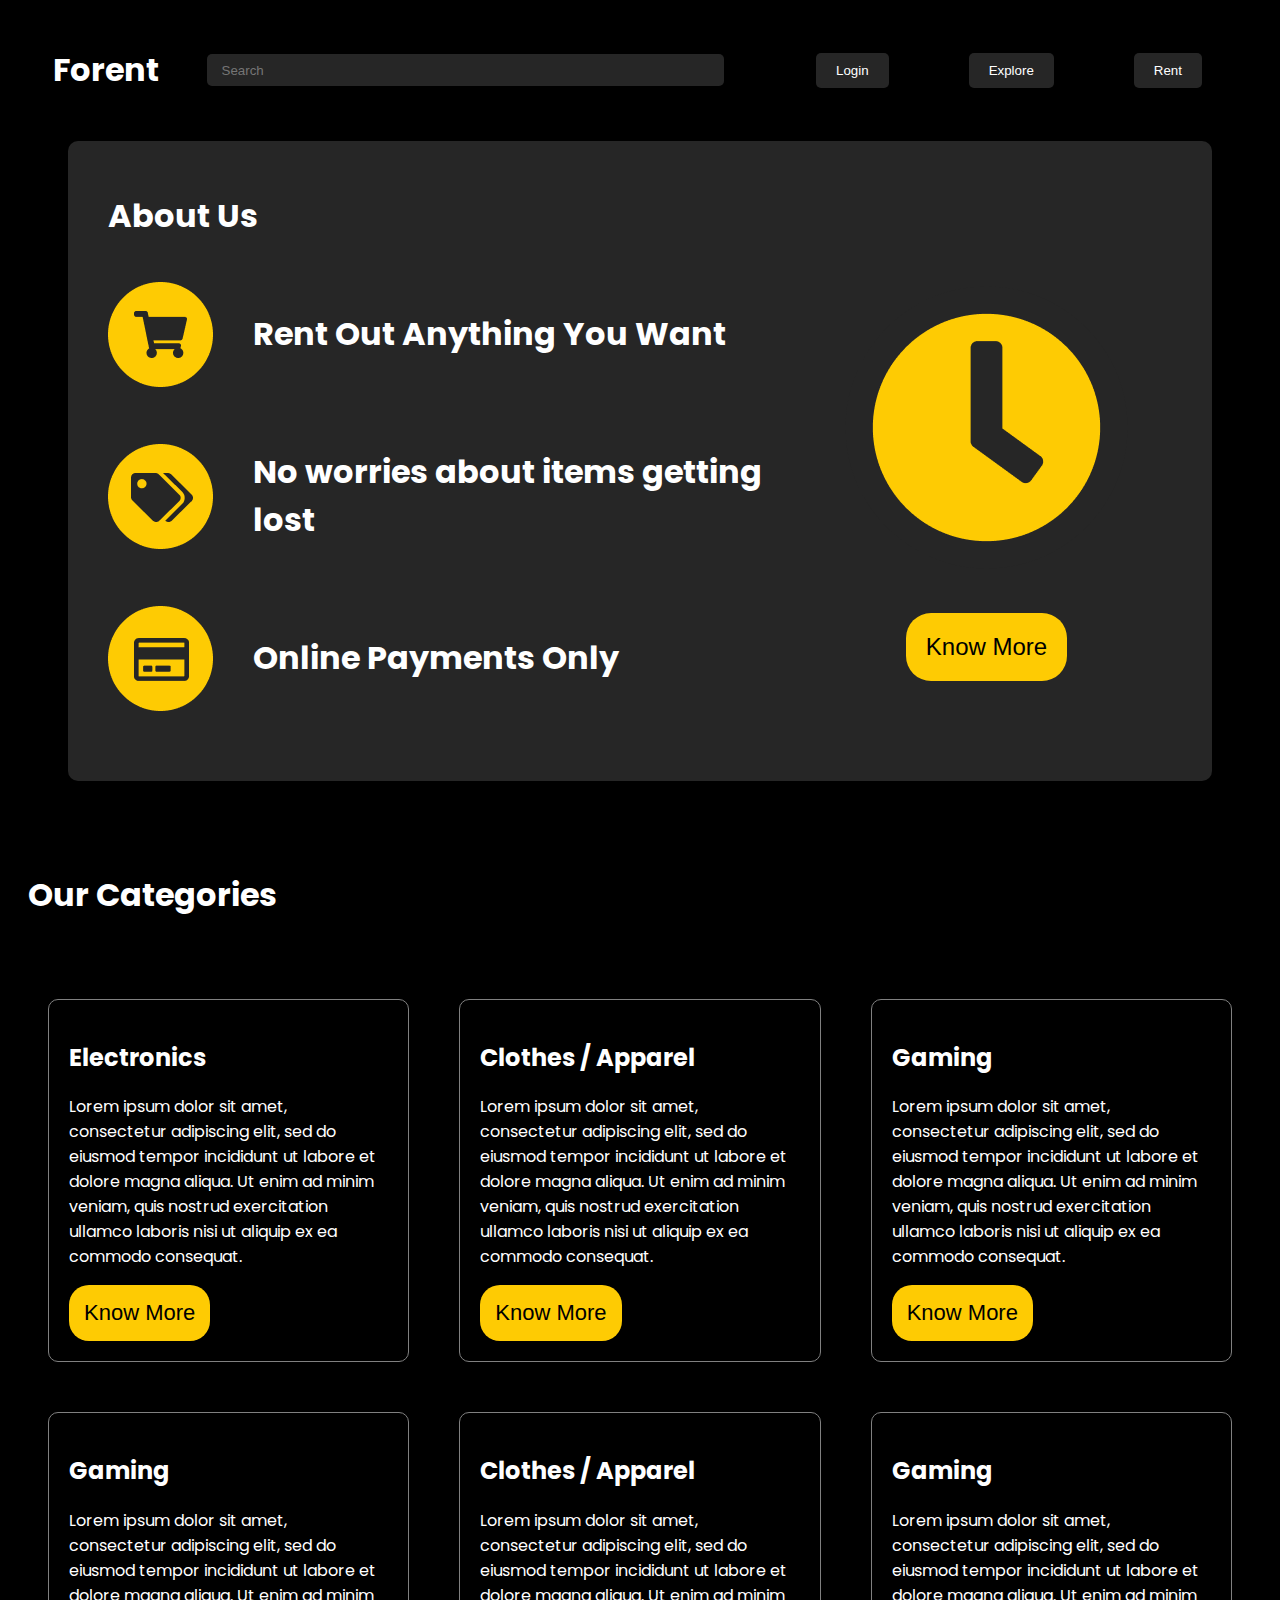
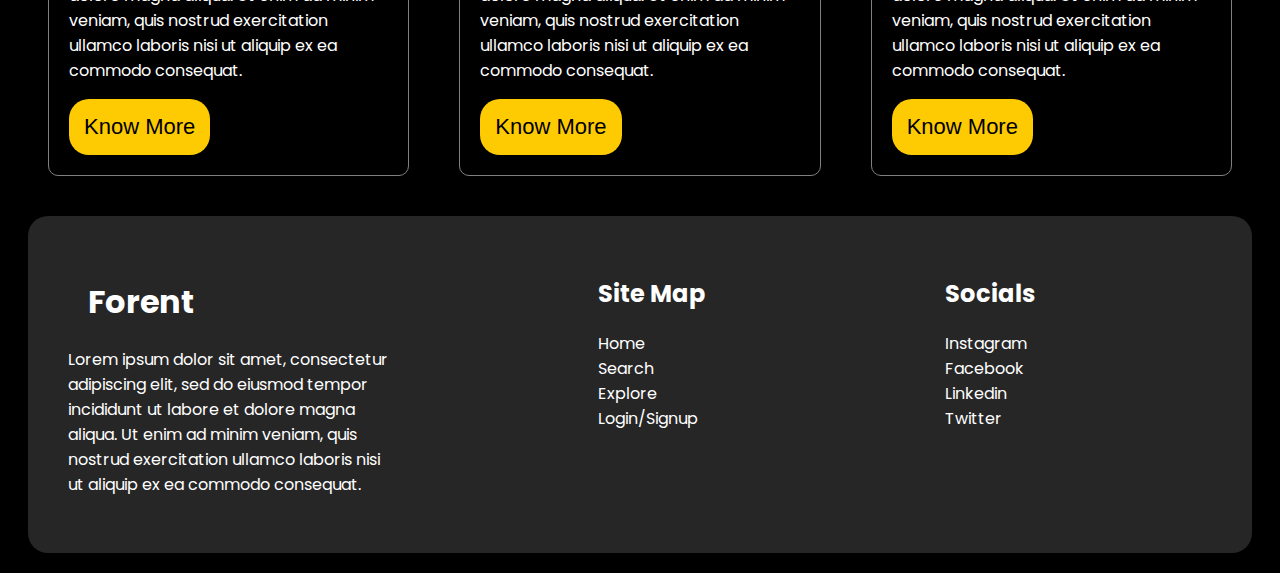
<file: index.html>
<!DOCTYPE html>
<html lang="en">
<head>
  <meta charset="UTF-8">
  <meta name="viewport" content="width=device-width, initial-scale=1.0">
  <link rel="stylesheet" href="./style.css">
  <link rel="preconnect" href="https://fonts.googleapis.com">
<link rel="preconnect" href="https://fonts.gstatic.com" crossorigin>
<link href="https://fonts.googleapis.com/css2?family=Poppins:wght@300&display=swap" rel="stylesheet">
</head>
<body>
  <!-- header -->
  <div class="first-section">
  <header class="header">
    <div class="logo"><h1>Forent</h1></div>
    <div class="search">
      <input type="text" id="search" placeholder="Search">   
    </div>
    <div class="buttons">
      <button>Login</button>
      <button>Explore</button>
      <button>Rent</button>
    </div>
  </header>
  </div>

  <!-- About us -->
  <div class="second-section">
  <h1>About Us</h1> 
  <section class="about-us">
    <section class="left-section">
      <div class="tagline cart">
        <img src="./Images/cart.png" alt="cart" />
        <h1>Rent Out Anything You Want</h1>
      </div>
      <div class="tagline tag">
        <img src="./Images/tag.png" alt="tag" />
        <h1>No worries about items getting lost</h1>
      </div>
      <div class="tagline payment">
        <img src="./Images/payment.png" alt="payment" />
       <h1>Online Payments Only </h1>
      </div>
    </section>

   <section class="right-section">
     <div class="tagline clock">
       <img src="./Images/clock.png" id="clock" alt="Clock" />
     </div>
     <div>
      <button class="tagline know-more">Know More</button>
      </div>
    </section>
  </section>
  </div>

  <!-- Our Categories -->
  <h1 id="category-h1">Our Categories</h1>
  <div class="category">
      
      <div class="item electronic">
        <div>
          <h2>Electronics</h2>
          <p>Lorem ipsum dolor sit amet, consectetur adipiscing elit, sed do eiusmod tempor incididunt ut labore et dolore magna aliqua. Ut enim ad minim veniam, quis nostrud exercitation ullamco laboris nisi ut aliquip ex ea commodo consequat.</p>
          <button>Know More</button>
        </div>
      </div>
      <div class="item clothing">
        <div>
          <h2>Clothes / Apparel</h2>
          <p>Lorem ipsum dolor sit amet, consectetur adipiscing elit, sed do eiusmod tempor incididunt ut labore et dolore magna aliqua. Ut enim ad minim veniam, quis nostrud exercitation ullamco laboris nisi ut aliquip ex ea commodo consequat.</p>
          <button>Know More</button>
        </div>
      </div>
      <div class="item gaming">
        <div>
          <h2>Gaming</h2>
          <p>Lorem ipsum dolor sit amet, consectetur adipiscing elit, sed do eiusmod tempor incididunt ut labore et dolore magna aliqua. Ut enim ad minim veniam, quis nostrud exercitation ullamco laboris nisi ut aliquip ex ea commodo consequat.</p>
          <button>Know More</button>
        </div>
      </div>
      <div class="item gaming">
        <div>
          <h2>Gaming</h2>
          <p>Lorem ipsum dolor sit amet, consectetur adipiscing elit, sed do eiusmod tempor incididunt ut labore et dolore magna aliqua. Ut enim ad minim veniam, quis nostrud exercitation ullamco laboris nisi ut aliquip ex ea commodo consequat.</p>
          <button>Know More</button>
        </div>
      </div>
      <div class="item cloth">
        <div>
          <h2>Clothes / Apparel</h2>
          <p>Lorem ipsum dolor sit amet, consectetur adipiscing elit, sed do eiusmod tempor incididunt ut labore et dolore magna aliqua. Ut enim ad minim veniam, quis nostrud exercitation ullamco laboris nisi ut aliquip ex ea commodo consequat.</p>
          <button>Know More</button>
        </div>
      </div>
      <div class="item gaming">
        <div>
          <h2>Gaming</h2>
          <p>Lorem ipsum dolor sit amet, consectetur adipiscing elit, sed do eiusmod tempor incididunt ut labore et dolore magna aliqua. Ut enim ad minim veniam, quis nostrud exercitation ullamco laboris nisi ut aliquip ex ea commodo consequat.</p>
          <button>Know More</button>
        </div>
      </div>
  </div>

   <!-- footer -->
   <div class="footer">
      <div class="item one" id="one">
        <h1>Forent</h1>
        <p>Lorem ipsum dolor sit amet, consectetur adipiscing elit, sed do eiusmod tempor incididunt ut labore et dolore magna aliqua. Ut enim ad minim veniam, quis nostrud exercitation ullamco laboris nisi ut aliquip ex ea commodo consequat.</p>
      </div>
      <div class="item two" id="two">
        <h2>Site Map</h2>
        <a href="#">Home</a>
        <a href="#">Search</a>
        <a href="#">Explore</a>
        <a href="#">Login/Signup</a>
      </div>
      <div class="item three" id="three">
        <h2>Socials</h2>
        <a href="#">Instagram</a>
        <a href="#">Facebook</a>
        <a href="#">Linkedin</a>
        <a href="#">Twitter</a>
      </div>
   </div>
</body>
</html>
</file>
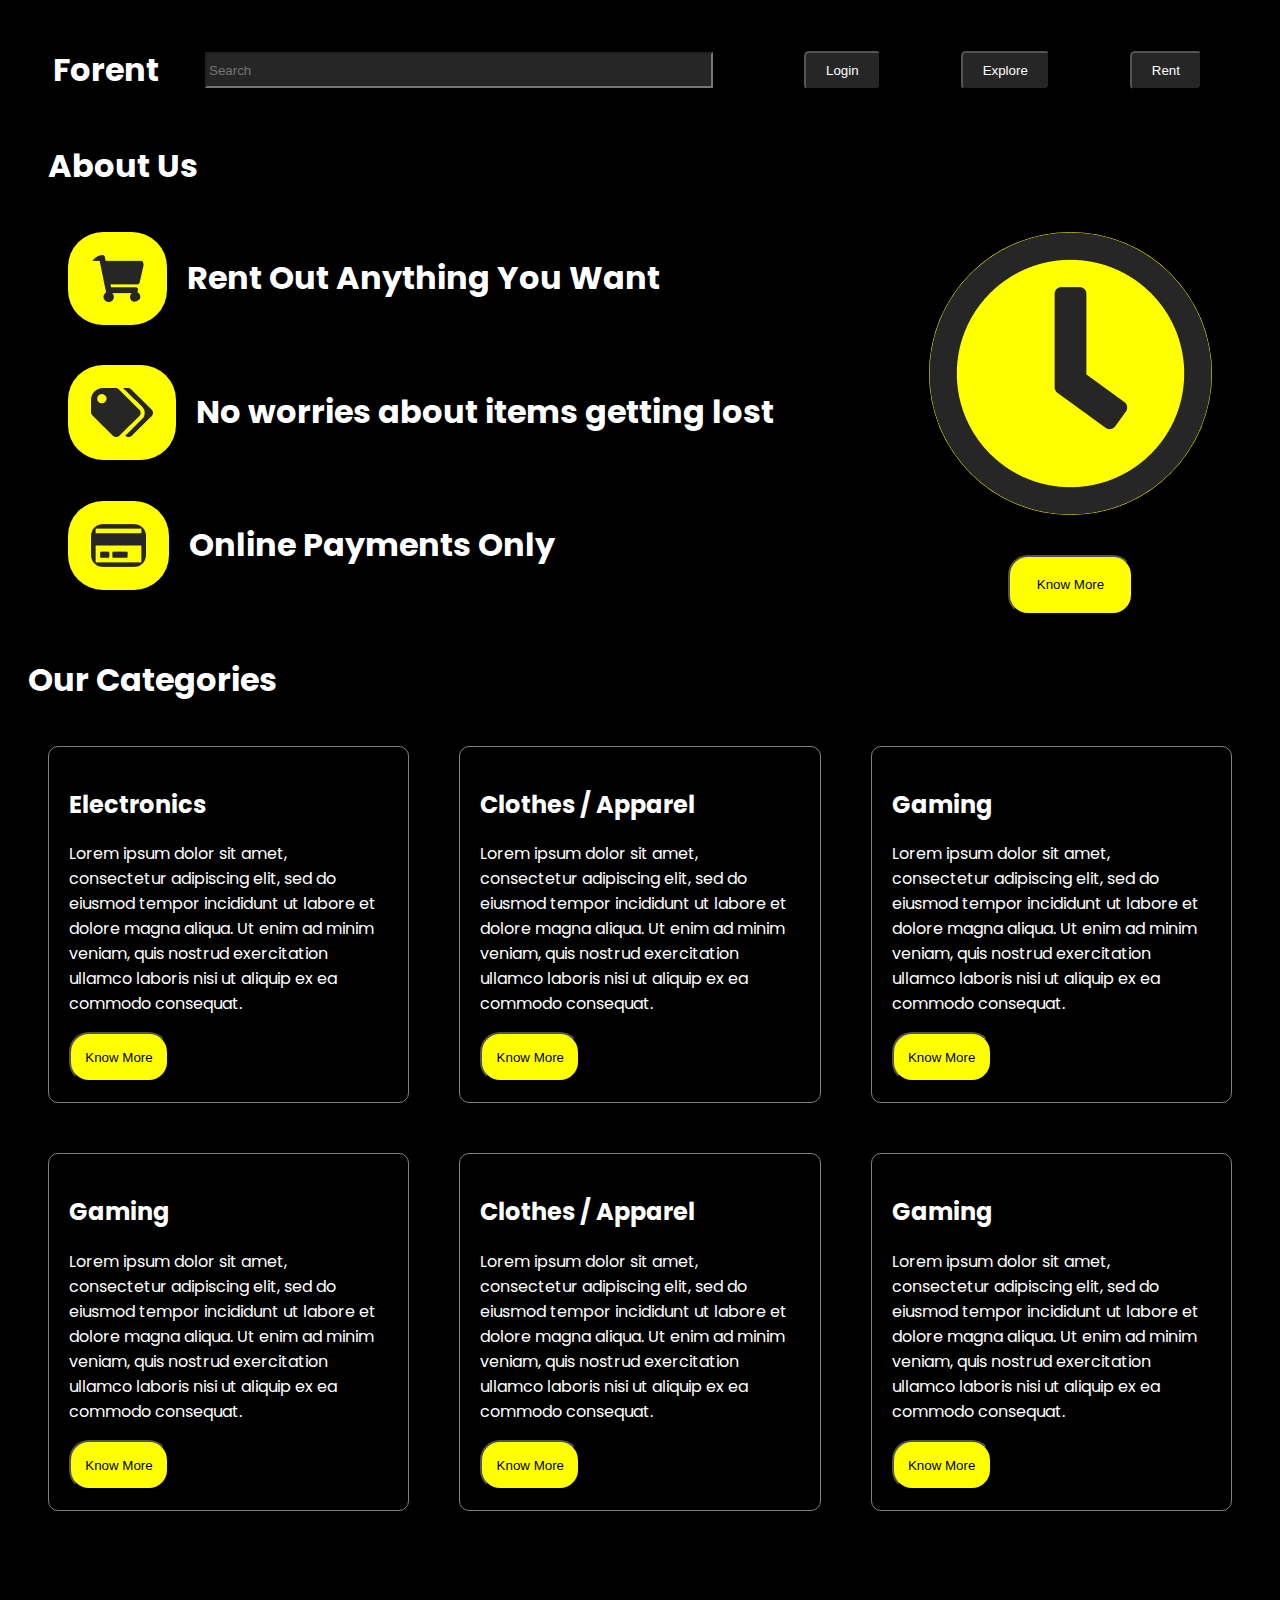
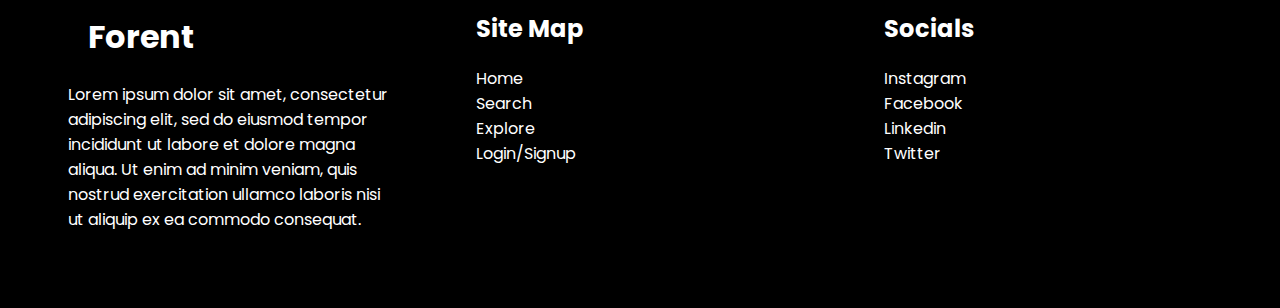
<file: Module_test/Index.html>
<!DOCTYPE html>
<html lang="en">
<head>
  <meta charset="UTF-8">
  <meta name="viewport" content="width=device-width, initial-scale=1.0">
  <link rel="stylesheet" href="../Module_test/style.css">
  <link rel="preconnect" href="https://fonts.googleapis.com">
<link rel="preconnect" href="https://fonts.gstatic.com" crossorigin>
<link href="https://fonts.googleapis.com/css2?family=Poppins:wght@300&display=swap" rel="stylesheet">
</head>
<body>
  <!-- header -->
  <div class="first-section">
  <header class="header">
    <div class="logo"><h1>Forent</h1></div>
    <div class="search">
      <input type="text" id="search" placeholder="Search">   
    </div>
    <div class="buttons">
      <button>Login</button>
      <button>Explore</button>
      <button>Rent</button>
    </div>
  </header>
  </div>

  <!-- About us -->
  <div class="second-section">
  <h1>About Us</h1> 
  <section class="about-us">
    <section class="left-section">
      <div class="tagline cart">
        <img src="./Images/cart.png" alt="cart" />
        <h1>Rent Out Anything You Want</h1>
      </div>
      <div class="tagline tag">
        <img src="./Images/tag.png" alt="tag" />
        <h1>No worries about items getting lost</h1>
      </div>
      <div class="tagline payment">
        <img src="./Images/payment.png" alt="payment" />
       <h1>Online Payments Only </h1>
      </div>
    </section>

   <section class="right-section">
     <div class="tagline clock">
       <img src="./Images/clock.png" id="clock" alt="Clock" />
     </div>
     <div>
      <button class="tagline know-more">Know More</button>
      </div>
    </section>
  </section>
  </div>

  <!-- Our Categories -->
  <h1>Our Categories</h1>
  <div class="category">
      
      <div class="item electronic">
        <div>
          <h2>Electronics</h2>
          <p>Lorem ipsum dolor sit amet, consectetur adipiscing elit, sed do eiusmod tempor incididunt ut labore et dolore magna aliqua. Ut enim ad minim veniam, quis nostrud exercitation ullamco laboris nisi ut aliquip ex ea commodo consequat.</p>
          <button>Know More</button>
        </div>
      </div>
      <div class="item clothing">
        <div>
          <h2>Clothes / Apparel</h2>
          <p>Lorem ipsum dolor sit amet, consectetur adipiscing elit, sed do eiusmod tempor incididunt ut labore et dolore magna aliqua. Ut enim ad minim veniam, quis nostrud exercitation ullamco laboris nisi ut aliquip ex ea commodo consequat.</p>
          <button>Know More</button>
        </div>
      </div>
      <div class="item gaming">
        <div>
          <h2>Gaming</h2>
          <p>Lorem ipsum dolor sit amet, consectetur adipiscing elit, sed do eiusmod tempor incididunt ut labore et dolore magna aliqua. Ut enim ad minim veniam, quis nostrud exercitation ullamco laboris nisi ut aliquip ex ea commodo consequat.</p>
          <button>Know More</button>
        </div>
      </div>
      <div class="item gaming">
        <div>
          <h2>Gaming</h2>
          <p>Lorem ipsum dolor sit amet, consectetur adipiscing elit, sed do eiusmod tempor incididunt ut labore et dolore magna aliqua. Ut enim ad minim veniam, quis nostrud exercitation ullamco laboris nisi ut aliquip ex ea commodo consequat.</p>
          <button>Know More</button>
        </div>
      </div>
      <div class="item cloth">
        <div>
          <h2>Clothes / Apparel</h2>
          <p>Lorem ipsum dolor sit amet, consectetur adipiscing elit, sed do eiusmod tempor incididunt ut labore et dolore magna aliqua. Ut enim ad minim veniam, quis nostrud exercitation ullamco laboris nisi ut aliquip ex ea commodo consequat.</p>
          <button>Know More</button>
        </div>
      </div>
      <div class="item gaming">
        <div>
          <h2>Gaming</h2>
          <p>Lorem ipsum dolor sit amet, consectetur adipiscing elit, sed do eiusmod tempor incididunt ut labore et dolore magna aliqua. Ut enim ad minim veniam, quis nostrud exercitation ullamco laboris nisi ut aliquip ex ea commodo consequat.</p>
          <button>Know More</button>
        </div>
      </div>
  </div>

   <!-- footer -->
   <div class="footer">
      <div class="item one">
        <h1>Forent</h1>
        <p>Lorem ipsum dolor sit amet, consectetur adipiscing elit, sed do eiusmod tempor incididunt ut labore et dolore magna aliqua. Ut enim ad minim veniam, quis nostrud exercitation ullamco laboris nisi ut aliquip ex ea commodo consequat.</p>
      </div>
      <div class="item two">
        <h2>Site Map</h2>
        <a href="#">Home</a>
        <a href="#">Search</a>
        <a href="#">Explore</a>
        <a href="#">Login/Signup</a>
      </div>
      <div class="item three">
        <h2>Socials</h2>
        <a href="#">Instagram</a>
        <a href="#">Facebook</a>
        <a href="#">Linkedin</a>
        <a href="#">Twitter</a>
      </div>
   </div>
</body>
</html>
</file>
<file: style.css>
*{
    background-color: black;
    color:white;
}
body {
    font-family: 'Poppins', sans-serif;
  }
#search{
    width: 500px;
    height: 30px;
    background-color: #262626;
    border:none;
    border-radius: 5px;
    padding-left:15px;
}


.first-section{
    /* border: 1px solid grey; */
  border-radius: 10px; 
  margin:20px;
}
.header {
    display: flex;
    align-items: center;
    justify-content: space-between;
    padding: 5px;
    margin:0px 0px 20px 0px;
  }

  .header h1{
    color:white;
  }
  
  .buttons {
    display: flex;
    align-items: center;
    justify-content: space-evenly;
    padding:5px;
    color: #262626;
    
  }
  
  .buttons button {
    margin:0px 40px;
    border-radius: 5px;
    padding:10px 20px;
    background-color: #262626;
    border:none;
    
  }


/*   About us */
.second-section{
    /* border: 1px solid grey; */
    border-radius: 10px; 
    margin:20px;
    background-color: #262626;
    padding-top:30px;
    padding-bottom:30px;
    margin-left:60px;
    margin-right:60px;
}

.about-us {
    display: flex;
    justify-content: space-between;
    margin:20px;
    background-color: #262626;
  }

.left-section{
    display: flex;
    flex-direction: column;
    align-items: start;
    background-color: #262626;
    
}
.right-section{
    display: flex;
    flex-direction: column;
    align-items: center;
    background-color: #262626;
    padding-right:40px;
}
  .about-us img{
    background-color: #262626;
  }
 .about-us div{
        display: flex;
        align-items: center;
        justify-content: space-around;
        margin:20px;
        background-color: #262626;
 }
 .second-section h1{
  background-color: #262626;
  margin-left:40px;
 }

 h1{
    margin-left: 20px;
    
 }



 .about-us button{
    background-color:  #FECB03;
    color:black;
    border-radius: 25px;
    padding:20px;
    font-size: 24px;
    border:none;
 }


 /* Our Categories */

 .category {
    display: flex;
    flex-wrap: wrap;
    grid-gap: 10px;
    margin:20px;
    box-sizing: border-box;
  }
  .item {
    flex:25%;

  }
  #category-h1{
    margin-top: 90px;
    margin-bottom: 60px;
  }
  .category .item{
    border: 1px solid grey;
    border-radius: 10px; 
    padding:20px ;
    margin:20px;
  }
  .category button{
    background-color:  #FECB03;
    color:black;
    border-radius: 20px;
    padding:15px;
    font-size: 22px;
    border:none;
  }
 /* footer */
.footer{
   display: flex;
   justify-content: space-evenly; 
   margin:20px;
   border:none;
   border-radius: 20px; 
   background-color: #262626; 
}
.item>a, .item>h1, .item>h2, .item>p{
  background-color: #262626;
}
#two,#third{
   flex:25%;
   margin-left: 150px;
}
#one{
  flex:30%;
}
.footer div{
   margin:20px;
   padding:20px;
   background-color: #262626;
}

.footer a{
    display: block;
}

a{
    text-decoration: none;
}
</file>
<file: Module_test/style.css>
*{
    background-color: black;
    color:white;
}
body {
    font-family: 'Poppins', sans-serif;
  }
#search{
    width: 500px;
    height: 30px;
    background-color: #262626;
    ;
}

.first-section{
    /* border: 1px solid grey; */
  border-radius: 10px; 
  margin:20px;
}
.header {
    display: flex;
    align-items: center;
    justify-content: space-between;
    padding: 5px;
    margin:0px 0px 20px 0px;
  }

  .header h1{
    color:white;
  }
  
  .buttons {
    display: flex;
    align-items: center;
    justify-content: space-evenly;
    padding:5px;
    color: #262626;
    
  }
  
  .buttons button {
    margin:0px 40px;
    border-radius: 5px;
    padding:10px 20px;
    background-color: #262626;
    ;
  }


/*   About us */
.second-section{
    /* border: 1px solid grey; */
    border-radius: 10px; 
    margin:20px;
}

.about-us {
    display: flex;
    justify-content: space-between;
    margin:20px;
  }

.left-section{
    display: flex;
    flex-direction: column;
    align-items: start;
}
.right-section{
    display: flex;
    flex-direction: column;
    align-items: center;
}
  
 .about-us img{
    background-color: yellow;
    padding:23px;
    border-radius:35px;
 }
 .about-us div{
        display: flex;
        align-items: center;
        justify-content: space-around;
        margin:20px;
 }

 h1{
    margin-left: 20px;
 }

 #clock {
    padding:0;
    border-radius:150px;
 }

 .about-us button{
    background-color: yellow;
    color:black;
    border-radius: 20px;
    padding:10px;
    width: 125px;
    height: 60px;
 }


 /* Our Categories */

 .category {
    display: flex;
    flex-wrap: wrap;
    grid-gap: 10px;
    margin:20px;
    box-sizing: border-box;
  }
  .item {
    flex:25%;

  }
  .category .item{
    border: 1px solid grey;
    border-radius: 10px; 
    padding:20px ;
    margin:20px;
  }
  .category button{
    background-color: yellow;
    color:black;
    border-radius: 20px;
    padding:10px;
    width: 100px;
    height: 50px;
  }
 /* footer */
.footer{
   display: flex;
   justify-content: center;
   margin:20px;
   /* border: 1px solid grey; */
   border-radius: 10px; 
}
.footer .item{
    padding:20px;
    margin:20px;
}
.footer a{
    display: block;
}

a{
    text-decoration: none;
}
</file>
